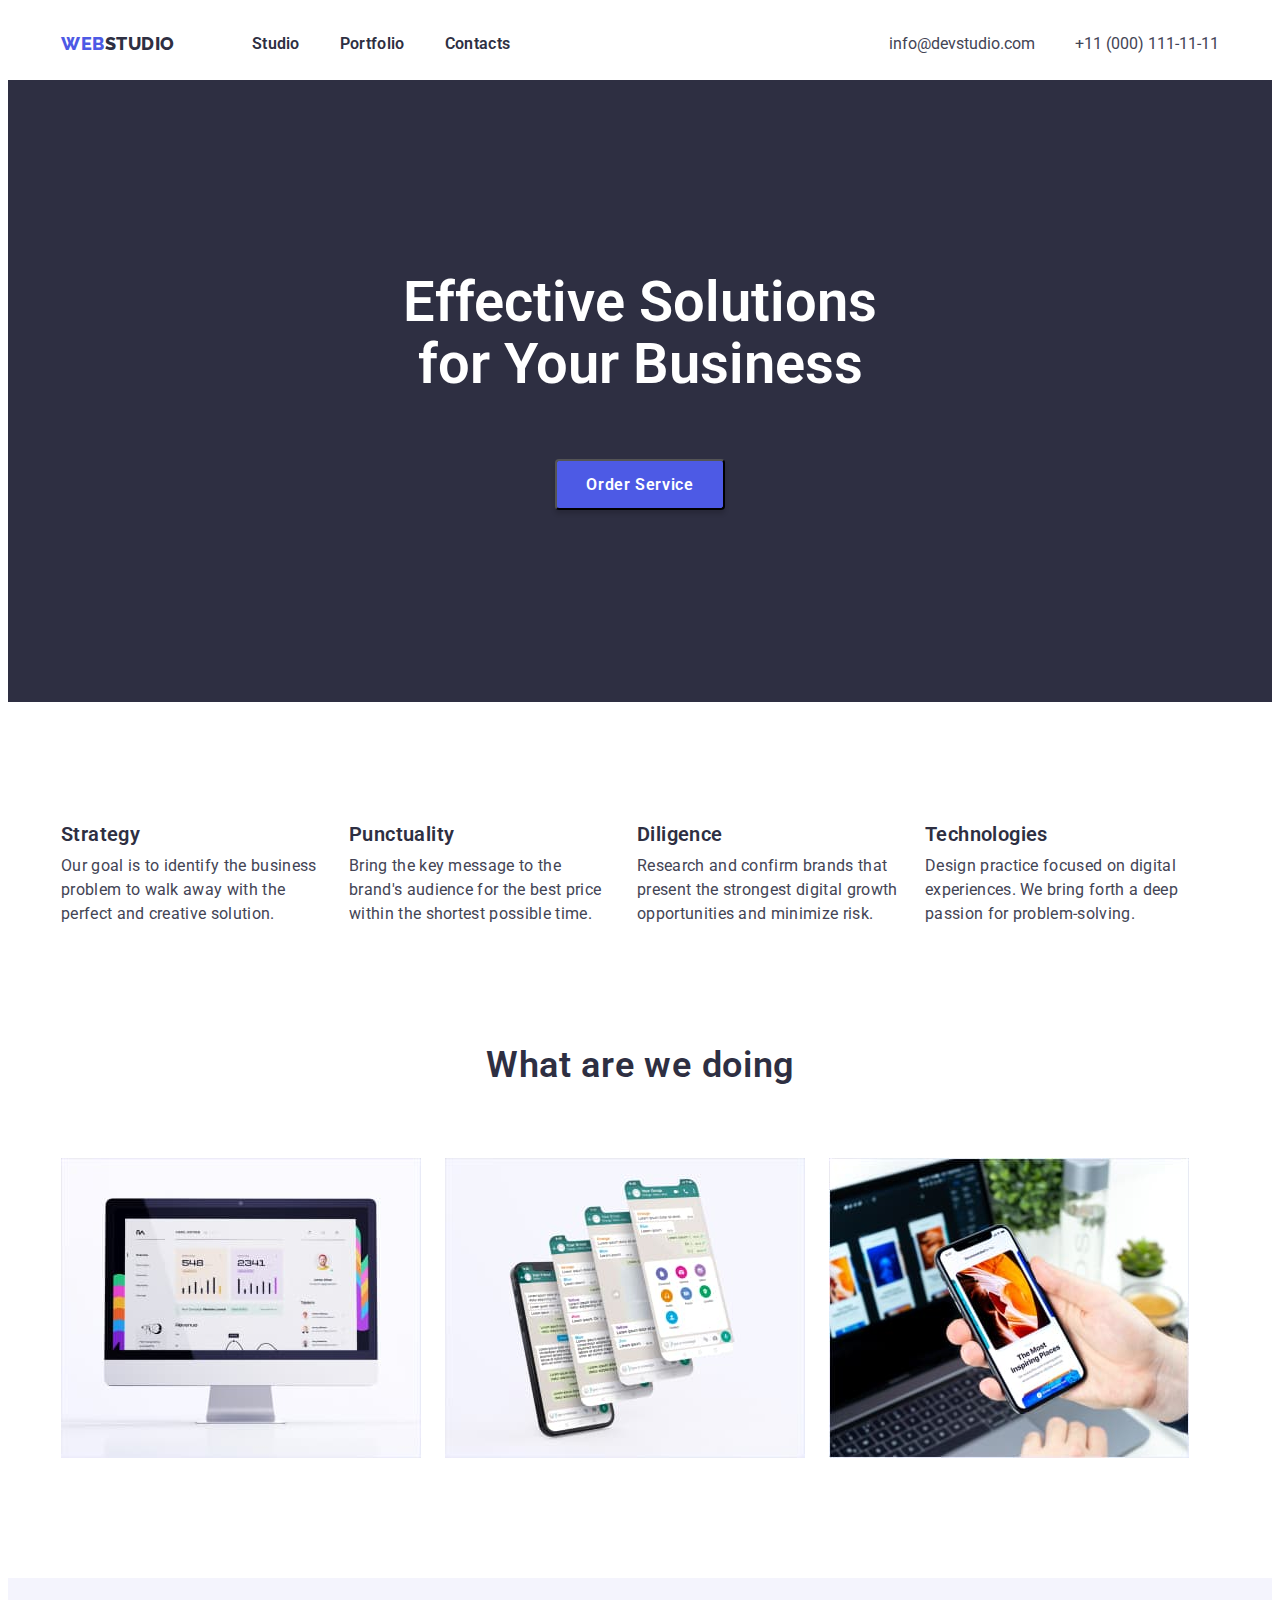
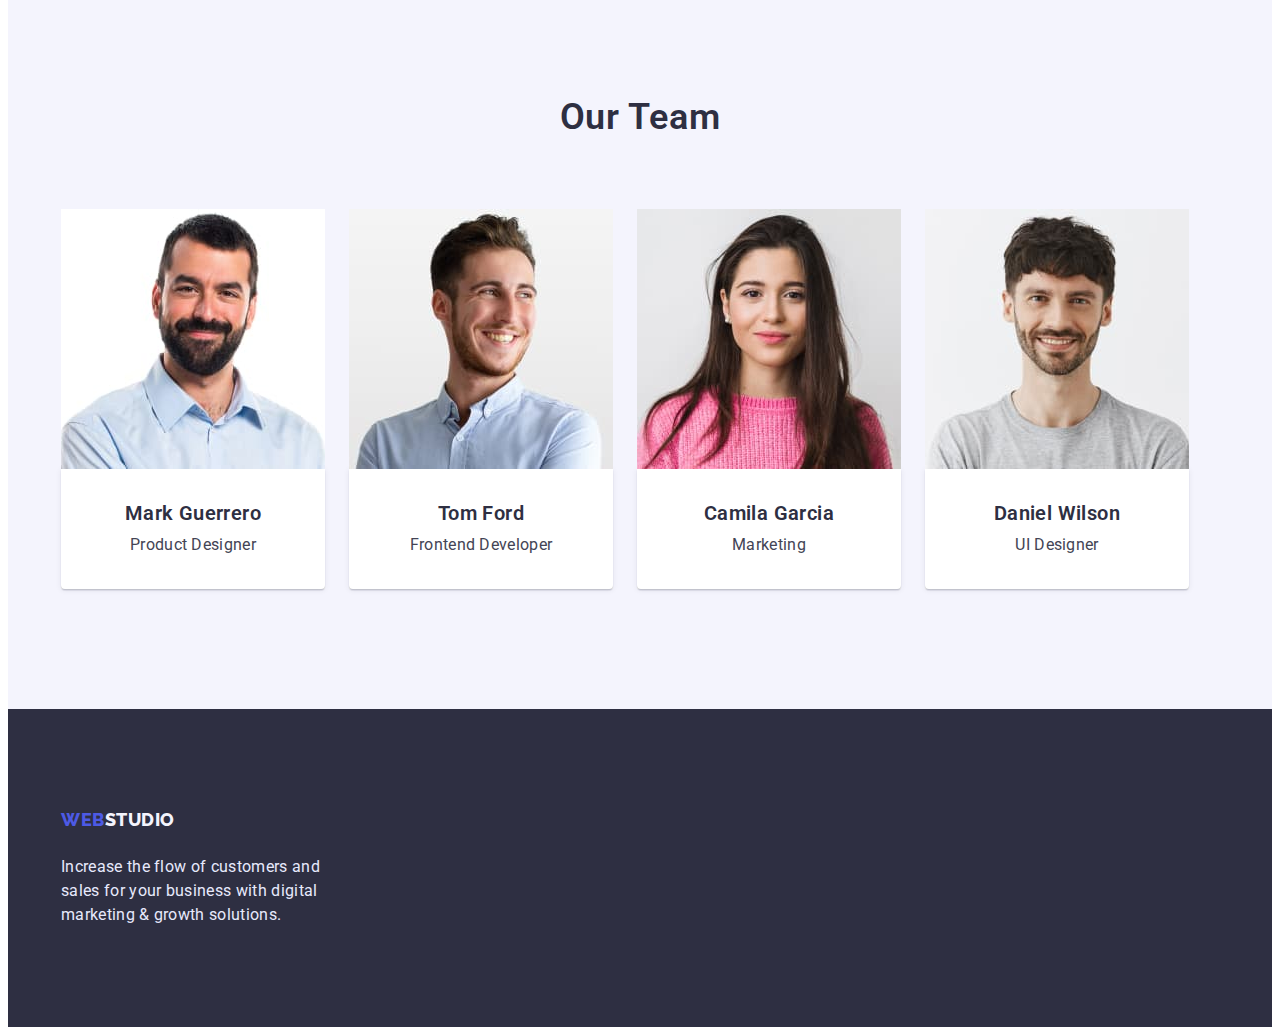
<file: index.html>
<!DOCTYPE html>
<html lang="en">
  <head>
    <meta charset="UTF-8" />
    <meta http-equiv="X-UA-Compatible" content="IE=edge" />
    <meta name="viewport" content="width=device-width, initial-scale=1.0" />
    <title>Document</title>
    <link
      rel="stylesheet"
      href="https://cdnjs.cloudflare.com/ajax/libs/modern-normalize/1.1.0/modern-normalize.min.css"
      integrity="sha512-wpPYUAdjBVSE4KJnH1VR1HeZfpl1ub8YT/NKx4PuQ5NmX2tKuGu6U/JRp5y+Y8XG2tV+wKQpNHVUX03MfMFn9Q=="
      crossorigin="anonymous"
      referrerpolicy="no-referrer"
    />
    <link rel="preconnect" href="https://fonts.googleapis.com" />
    <link rel="preconnect" href="https://fonts.gstatic.com" crossorigin />
    <link
      href="https://fonts.googleapis.com/css2?family=Raleway:wght@700&family=Roboto:wght@400;500;700;900&display=swap"
      rel="stylesheet"
    />

    <link rel="stylesheet" href="./css/style.css" />
  </head>
  <body>
    <header>
      <div class="header-container container">
        <nav class="nav-container">
          <a class="link" href="./"
            ><span class="web">Web</span><span class="studio">Studio</span></a
          >
          <ul class="nav">
            <li class="item"><a class="link" href="./">Studio</a></li>
            <li class="item">
              <a class="link" href="./portfolio.html">Portfolio</a>
            </li>
            <li class="item"><a class="link" href="">Contacts</a></li>
          </ul>
        </nav>
        <ul class="contacts">
          <li class="item">
            <a class="link2" href="mailto:info@devstudio.com"
              >info@devstudio.com</a
            >
          </li>
          <li class="item">
            <a class="link2" href="tel:+110001111111">+11 (000) 111-11-11</a>
          </li>
        </ul>
      </div>
    </header>
    <main>
      <section class="section1">
        <h1 class="header1">Effective Solutions for Your Business</h1>
        <button class="button" type="button">Order Service</button>
      </section>
      <section class="section2">
        <div class="container">
          <h2 class="header-none">Our Advantages</h2>
          <ul class="our-advantages">
            <li class="item">
              <h3 class="topics-our-advantages">Strategy</h3>
              <p class="text-our-advantages">
                Our goal is to identify the business problem to walk away with
                the perfect and creative solution.
              </p>
            </li>
            <li class="item">
              <h3 class="topics-our-advantages">Punctuality</h3>
              <p class="text-our-advantages">
                Bring the key message to the brand's audience for the best price
                within the shortest possible time.
              </p>
            </li>
            <li class="item">
              <h3 class="topics-our-advantages">Diligence</h3>
              <p class="text-our-advantages">
                Research and confirm brands that present the strongest digital
                growth opportunities and minimize risk.
              </p>
            </li>
            <li class="item">
              <h3 class="topics-our-advantages">Technologies</h3>
              <p class="text-our-advantages">
                Design practice focused on digital experiences. We bring forth a
                deep passion for problem-solving.
              </p>
            </li>
          </ul>
        </div>
      </section>
      <section class="section3">
        <div class="container">
          <h2 class="header2">What are we doing</h2>
          <ul class="we-doing">
            <li class="item">
              <img src="./images/monitor.jpg" alt="MAC monitor" width="360" />
            </li>
            <li class="item">
              <img
                src="./images/layers.jpg"
                alt="Iphone's layers"
                width="360"
              />
            </li>
            <li class="item">
              <img src="./images/telephon.jpg" alt="Iphone" width="360" />
            </li>
          </ul>
        </div>
      </section>
      <section class="section4">
        <h2 class="header2">Our Team</h2>
        <ul class="our-team container">
          <li class="team-description">
            <img src="./images/mark.jpg" alt="Mark Guerrero" width="264" />
            <div class="employess-card">
              <h3 class="our-employees">Mark Guerrero</h3>
              <p class="employeess-profession">Product Designer</p>
            </div>
          </li>
          <li class="team-description">
            <img src="./images/tom.jpg" alt="Tom Ford" width="264" />
            <div class="employess-card">
              <h3 class="our-employees">Tom Ford</h3>
              <p class="employeess-profession">Frontend Developer</p>
            </div>
          </li>
          <li class="team-description">
            <img src="./images/camila.jpg" alt="Camila Garcia" width="264" />
            <div class="employess-card">
              <h3 class="our-employees">Camila Garcia</h3>
              <p class="employeess-profession">Marketing</p>
            </div>
          </li>
          <li class="team-description">
            <img src="./images/daniel.jpg" alt="Daniel Wilson" width="264" />
            <div class="employess-card">
              <h3 class="our-employees">Daniel Wilson</h3>
              <p class="employeess-profession">UI Designer</p>
            </div>
          </li>
        </ul>
      </section>
    </main>
    <footer class="footer">
      <div class="container">
        <a class="link" href="/"
          ><span class="web-footer">Web</span
          ><span class="studio-footer">Studio</span></a
        >
        <p class="footer-description">
          Increase the flow of customers and sales for your business with
          digital marketing & growth solutions.
        </p>
      </div>
    </footer>
  </body>
</html>
</file>
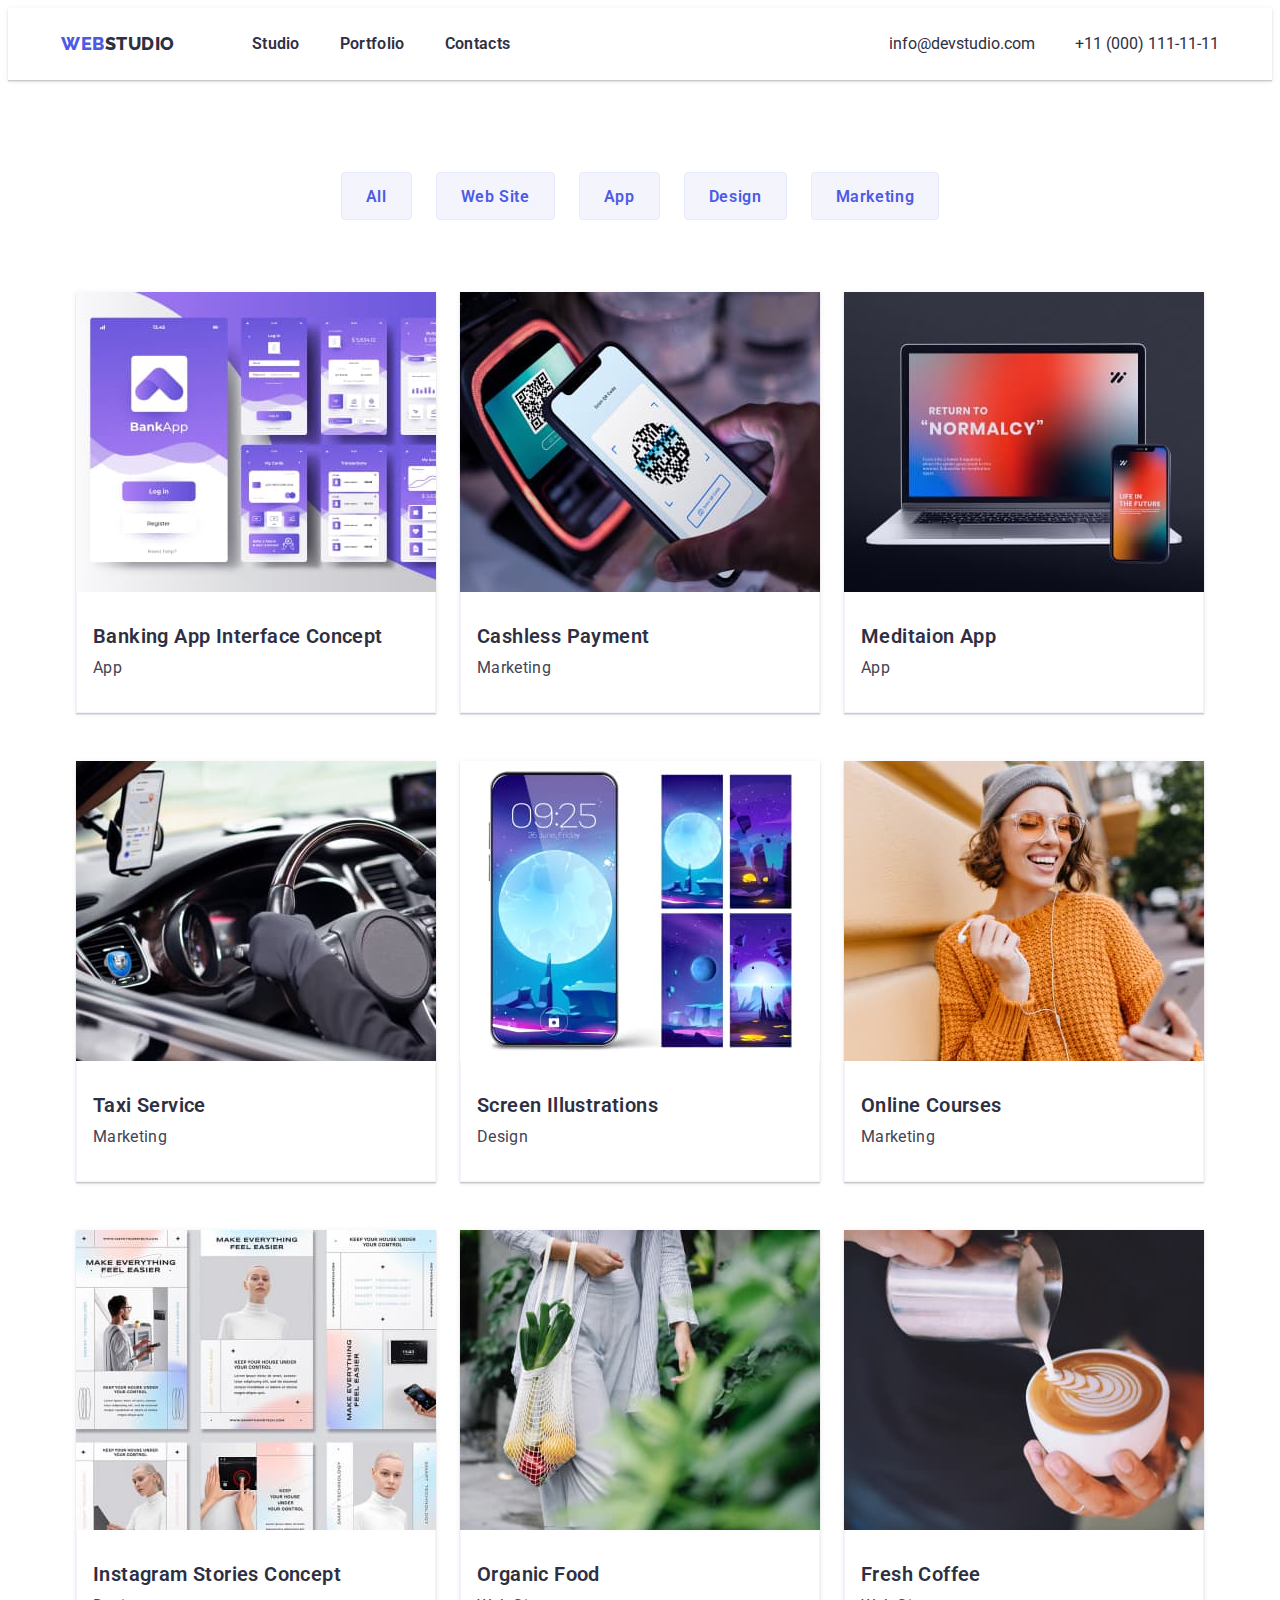
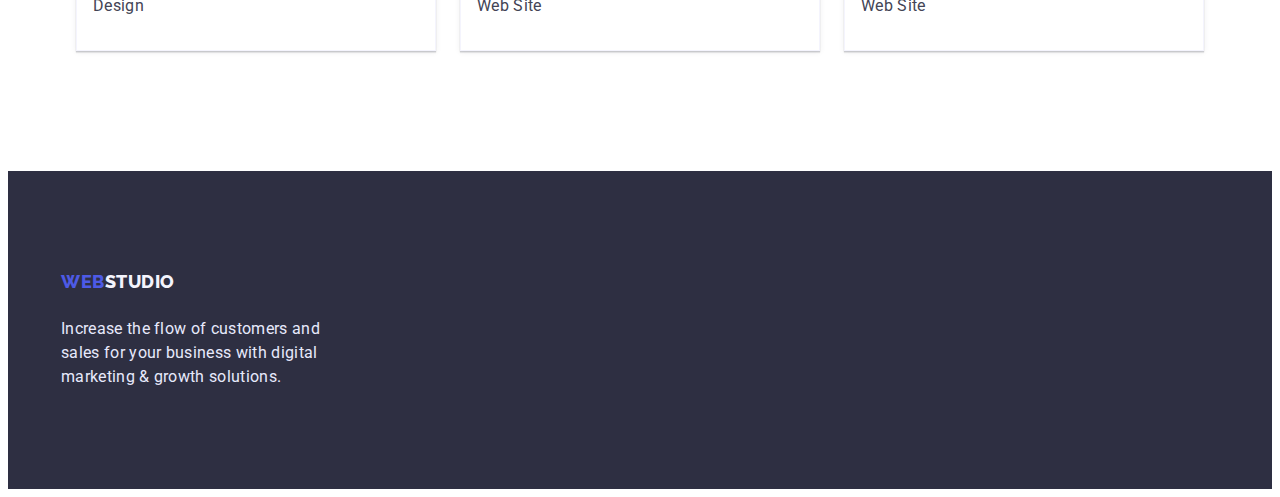
<file: portfolio.html>
<!DOCTYPE html>
<html lang="en">
  <head>
    <meta charset="UTF-8" />
    <meta http-equiv="X-UA-Compatible" content="IE=edge" />
    <meta name="viewport" content="width=device-width, initial-scale=1.0" />
    <title>Portfolio</title>
    <link
      rel="stylesheet"
      href="https://cdnjs.cloudflare.com/ajax/libs/modern-normalize/1.1.0/modern-normalize.min.css"
      integrity="sha512-wpPYUAdjBVSE4KJnH1VR1HeZfpl1ub8YT/NKx4PuQ5NmX2tKuGu6U/JRp5y+Y8XG2tV+wKQpNHVUX03MfMFn9Q=="
      crossorigin="anonymous"
      referrerpolicy="no-referrer"
    />
    <link rel="stylesheet" href="./css/style.css" />
    <link rel="preconnect" href="https://fonts.googleapis.com" />
    <link rel="preconnect" href="https://fonts.gstatic.com" crossorigin />
    <link
      href="https://fonts.googleapis.com/css2?family=Raleway:wght@700&family=Roboto:wght@400;500;700;900&display=swap"
      rel="stylesheet"
    />
  </head>
  <body>
    <header class="header">
      <div class="header-container container">
        <nav class="nav-container">
          <a class="link" href="./"
            ><span class="web">Web</span><span class="studio">Studio</span></a
          >
          <ul class="nav">
            <li class="item"><a class="link" href="./">Studio</a></li>
            <li class="item">
              <a class="link" href="./portfolio.html">Portfolio</a>
            </li>
            <li class="item"><a class="link" href="">Contacts</a></li>
          </ul>
        </nav>
        <ul class="contacts">
          <li class="item">
            <a class="link" href="mailto:info@devstudio.com"
              >info@devstudio.com</a
            >
          </li>
          <li class="item">
            <a class="link" href="tel:+110001111111">+11 (000) 111-11-11</a>
          </li>
        </ul>
      </div>
    </header>
    <main>
      <section class="topics">
        <div class="container">
          <h1 class="filter">The filter</h1>
          <ul class="filter-buttons">
            <li class="fiter-buttons-size">
              <button class="button2" type="button">All</button>
            </li>
            <li class="fiter-buttons-size">
              <button class="button2" type="button">Web Site</button>
            </li>
            <li class="fiter-buttons-size">
              <button class="button2" type="button">App</button>
            </li>
            <li class="fiter-buttons-size">
              <button class="button2" type="button">Design</button>
            </li>
            <li class="fiter-buttons-size">
              <button class="button2" type="button">Marketing</button>
            </li>
          </ul>
          <ul class="all-topics-list">
            <li class="list-discription">
              <img
                src="./images/board1.jpg"
                alt="Board with app's interfaces"
                width="360"
              />
              <div class="topics-card">
                <h2 class="header-of-topics">Banking App Interface Concept</h2>
                <p class="topics-text">App</p>
              </div>
            </li>
            <li class="list-discription">
              <img
                src="./images/qrcode.jpg"
                alt="Text on the violet background"
                width="360"
              />
              <div class="topics-card">
                <h2 class="header-of-topics">Cashless Payment</h2>
                <p class="topics-text">Marketing</p>
              </div>
            </li>
            <li class="list-discription">
              <img src="./images/devices.jpg" alt="Mac's devices" width="360" />
              <div class="topics-card">
                <h2 class="header-of-topics">Meditaion App</h2>
                <p class="topics-text">App</p>
              </div>
            </li>
            <li class="list-discription">
              <img
                src="./images/car.jpg"
                alt="Car, man is holdang a steering wheel"
                width="360"
              />
              <div class="topics-card">
                <h2 class="header-of-topics">Taxi Service</h2>
                <p class="topics-text">Marketing</p>
              </div>
            </li>
            <li class="list-discription">
              <img
                src="./images/screen.jpg"
                alt="The Moon illustration on the phone"
                width="360"
              />
              <div class="topics-card">
                <h2 class="header-of-topics">Screen Illustrations</h2>
                <p class="topics-text">Design</p>
              </div>
            </li>
            <li class="list-discription">
              <img
                src="./images/girl.jpg"
                alt="The girl is smilling and take a phone"
                width="360"
              />
              <div class="topics-card">
                <h2 class="header-of-topics">Online Courses</h2>
                <p class="topics-text">Marketing</p>
              </div>
            </li>
            <li class="list-discription">
              <img
                src="./images/board.jpg"
                alt="The artical at Instagram"
                width="360"
              />
              <div class="topics-card">
                <h2 class="header-of-topics">Instagram Stories Concept</h2>
                <p class="topics-text">Design</p>
              </div>
            </li>
            <li class="list-discription">
              <img
                src="./images/oranges.jpg"
                alt="Some fruits in the bag"
                width="360"
              />
              <div class="topics-card">
                <h2 class="header-of-topics">Organic Food</h2>
                <p class="topics-text">Web Site</p>
              </div>
            </li>
            <li class="list-discription">
              <img
                src="./images/coffee.jpg"
                alt="A cup of cappuccino"
                width="360"
              />
              <div class="topics-card">
                <h2 class="header-of-topics">Fresh Coffee</h2>
                <p class="topics-text">Web Site</p>
              </div>
            </li>
          </ul>
        </div>
      </section>
    </main>
    <footer class="footer">
      <div class="container">
        <a class="link" href="/"
          ><span class="web-footer">Web</span
          ><span class="studio-footer">Studio</span></a
        >
        <p class="footer-description">
          Increase the flow of customers and sales for your business with
          digital marketing & growth solutions.
        </p>
      </div>
    </footer>
  </body>
</html>
</file>
<file: css/style.css>
:root {
  --basic-font-family: "Roboto", sans-serif;
  --logo-font-family: "Raleway";
  --basic-bakground-color: #ffffff;
  --brand-text-color: #4d5ae5;
  --heading-text-color: #2e2f42;
  --success-text-color: #31d0aa;
  --body-text-color: #434455;
  --subtl-text-color: #8e8f99;
  --accent-text-color: #e7e9fc;
  --light-text-color: #f4f4fd;
}

/* index.html */

body {
  background-color: var(--basic-bakground-color);
  font-family: var(--basic-font-family);
  font-style: normal;
  font-weight: 400;
  color: var(--brand-text-color);
}

.container {
  width: 1158px;
  margin: 0 auto;
  padding-left: 15px;
  padding-right: 15px;
}

img {
  display: block;
  min-width: 100%;
  height: auto;
}

p,
h1,
h2,
h3 {
  margin: 0;
}
/* Header */

.header {
  box-shadow: 0px 2px 1px rgba(46, 47, 66, 0.08),
    0px 1px 1px rgba(46, 47, 66, 0.16), 0px 1px 6px rgba(46, 47, 66, 0.08);
}
.web {
  font-family: var(--logo-font-family);
  font-weight: 800;
  font-size: 18px;
  line-height: 1.3;
  color: var(--brand-text-color);
  letter-spacing: 0.03em;
  text-transform: uppercase;
}

.studio {
  font-family: var(--logo-font-family);
  font-weight: 800;
  font-size: 18px;
  line-height: 1.3;
  color: var(--heading-text-color);
  letter-spacing: 0.03em;
  text-transform: uppercase;
}

.header-container {
  display: flex;
  align-items: center;
}

.nav-container {
  display: flex;
  align-items: center;
}

.nav {
  display: flex;
  margin-left: 77px;
  font-weight: 600;
  font-size: 16px;
  line-height: 1.5;
  letter-spacing: 0.02em;
  list-style-type: none;
  padding: 0;
  margin-top: 0;
  margin-bottom: 0;
}

.nav .item + .item {
  margin-left: 40px;
}

.nav .link {
  display: block;
  padding-top: 24px;
  padding-bottom: 24px;
}

.contacts {
  display: flex;
  font-size: 16px;
  line-height: 1.5;
  color: var(--body-text-color);
  list-style-type: none;
  margin: 0;
  padding: 0;
  margin-left: auto;
}

.contacts .item + .item {
  margin-left: 40px;
}

.link {
  text-decoration: none;
  color: var(--heading-text-color);
}

.link:hover {
  color: var(--body-text-color);
}

.link:focus {
  color: var(--brand-text-color);
}

.link2 {
  text-decoration: none;
  color: var(--body-text-color);
}

.link2:hover,
.link2:focus {
  color: var(--brand-text-color);
}

/* Section1 - Hero */

.section1 {
  display: flex;
  flex-direction: column;
  align-items: center;
  background-color: var(--heading-text-color);
  text-align: center;
  margin-top: 0;
  padding-top: 192px;
  padding-bottom: 192px;
}

.header1 {
  font-weight: 600;
  font-size: 56px;
  line-height: 1.1;
  color: var(--basic-bakground-color);
  margin-top: 0;
  margin-bottom: 64px;
  width: 492px;
}

.button {
  font-family: var(--basic-font-family);
  width: 170px;
  height: 51px;
  left: 635px;
  top: 432px;
  background: var(--brand-text-color);
  box-shadow: 0px 4px 4px rgba(0, 0, 0, 0.15);
  border-radius: 4px;
  font-weight: 600;
  font-size: 16px;
  line-height: 1.2;
  color: var(--basic-bakground-color);
  letter-spacing: 0.04em;
  cursor: pointer;
}

.button:hover {
  background: #404bbf;
  box-shadow: 0px 1px 6px rgba(46, 47, 66, 0.08),
    0px 1px 1px rgba(46, 47, 66, 0.16), 0px 2px 1px rgba(46, 47, 66, 0.08);
}

.button:focus {
  left: 20px;
  top: 156px;
  background: #404bbf;
  box-shadow: 0px 4px 4px rgba(0, 0, 0, 0.15);
}

/* section2 */

.section2 {
  padding-top: 120px;
  padding-bottom: 120px;
}

.header-none {
  display: none;
}

.our-advantages .item + .item {
  margin-left: 24px;
}

.our-advantages {
  display: flex;
  flex-direction: row;
  list-style-type: none;
  margin: 0;
  padding: 0;
}

.our-advantages .item {
  width: 264px;
}

.our-advantages .topics-our-advantages,
.our-advantages .text-our-advantages {
  margin-top: 0;
  padding: 0;
}

.topics-our-advantages {
  font-weight: 600;
  font-size: 20px;
  line-height: 1.2;
  letter-spacing: 0.02em;
  color: var(--heading-text-color);
  margin-bottom: 8px;
}

.text-our-advantages {
  font-size: 16px;
  line-height: 1.5;
  letter-spacing: 0.02em;
  color: var(--body-text-color);
}

/* Section3 */

.section3 {
  padding-bottom: 120px;
}
.section3 .header2 {
  text-align: center;
}

.header2 {
  margin-bottom: 72px;
  font-weight: 600;
  font-size: 36px;
  line-height: 1.1;
  letter-spacing: 0.02em;
  color: var(--heading-text-color);
}

.we-doing {
  display: flex;
  margin: 0;
  padding: 0;
}

.we-doing .item + .item {
  margin-left: 24px;
}

.we-doing,
.our-team {
  list-style-type: none;
}

/* Section4 */

.team-description {
  background-color: var(--basic-bakground-color);
}

.our-team {
  display: flex;
}

.our-team .team-description + .team-description {
  margin-left: 24px;
}

.section4 {
  background-color: var(--light-text-color);
  padding-top: 120px;
  padding-bottom: 120px;
}

.section4 .header2 {
  text-align: center;
  margin-top: 0;
}

.our-employees {
  font-weight: 600;
  font-size: 20px;
  line-height: 1.2;
  letter-spacing: 0.02em;
  color: var(--heading-text-color);
  margin-bottom: 8px;
}

.employeess-profession {
  font-size: 16px;
  line-height: 1.5;
  letter-spacing: 0.02em;
  color: var(--body-text-color);
}

.team-description .our-employees,
.team-description .employeess-profession {
  text-align: center;
}

.employess-card {
  box-shadow: 0px 1px 6px rgba(46, 47, 66, 0.08),
    0px 1px 1px rgba(46, 47, 66, 0.16), 0px 2px 1px rgba(46, 47, 66, 0.08);
  border-radius: 0px 0px 4px 4px;
  border-top: 0;
  padding: 32px;
}

/* Footer */

.web-footer {
  font-family: var(--logo-font-family);
  font-style: normal;
  font-weight: 800;
  font-size: 18px;
  line-height: 1.2;
  letter-spacing: 0.03em;
  color: var(--brand-text-color);
  text-transform: uppercase;
}

.studio-footer {
  font-family: var(--logo-font-family);
  font-style: normal;
  font-weight: 800;
  font-size: 18px;
  line-height: 1.2;
  letter-spacing: 0.03em;
  color: var(--light-text-color);
  text-transform: uppercase;
}

.footer .container .link {
  display: block;
  margin-bottom: 24px;
}

.footer {
  padding-top: 100px;
  padding-bottom: 100px;
  background-color: var(--heading-text-color);
}

.footer-description {
  width: 264px;
  font-size: 16px;
  line-height: 1.5;
  letter-spacing: 0.02em;
  color: var(--accent-text-color);
}

/*Portfolio css*/

.filter {
  display: none;
}

.topics {
  padding-top: 92px;
  padding-bottom: 120px;
}

.all-topics-list,
.filter-buttons {
  list-style-type: none;
  justify-content: center;
}

.filter-buttons .fiter-buttons-size + .fiter-buttons-size {
  margin-left: 24px;
}

.filter-buttons {
  display: flex;
  flex-direction: row;
  margin: 0;
  padding: 0;
  margin-bottom: 72px;
}

.all-topics-list {
  display: flex;
  flex-wrap: wrap;
}

.fiter-buttons-size {
  margin: 0;
  padding: 0;
  height: 48px;
  border-radius: 4px;
  font-weight: 600;
  font-size: 16px;
  line-height: 1.5;
  letter-spacing: 0.04em;
}

.button2 {
  margin: 0;
  padding: 12px 24px;
  height: 48px;
  background: var(--light-text-color);
  border: 1px solid var(--accent-text-color);
  color: var(--brand-text-color);
  font-family: var(--basic-font-family);
  border-radius: 4px;
  font-weight: 600;
  font-size: 16px;
  line-height: 1.5;
  letter-spacing: 0.04em;
  cursor: pointer;
}

.button2:hover {
  background: var(--brand-text-color);
  box-shadow: 0px 3px 1px rgba(0, 0, 0, 0.1), 0px 2px 1px rgba(0, 0, 0, 0.08),
    0px 2px 2px rgba(0, 0, 0, 0.12);
  color: var(--basic-bakground-color);
}

.button2:focus {
  background: var(--brand-text-color);
  box-shadow: 0px 3px 1px rgba(0, 0, 0, 0.1), 0px 2px 1px rgba(0, 0, 0, 0.08),
    0px 2px 2px rgba(0, 0, 0, 0.12);
  color: var(--basic-bakground-color);
}

.header-of-topics {
  font-weight: 600;
  font-size: 20px;
  line-height: 1.2;
  letter-spacing: 0.02em;
  color: var(--heading-text-color);
}

.topics-text {
  font-size: 16px;
  line-height: 1.5;
  letter-spacing: 0.02em;
  color: var(--body-text-color);
}

.all-topics-list {
  margin: 0;
  padding: 0;
  column-gap: 24px;
  row-gap: 48px;
}

.list-discription {
  box-shadow: 0px 1px 6px rgba(46, 47, 66, 0.08),
    0px 1px 1px rgba(46, 47, 66, 0.16), 0px 2px 1px rgba(46, 47, 66, 0.08);
}

.topics-card {
  padding: 32px 16px;
  border: 0.5px solid #f4f4fd;
  border-top: none;
}

.header-of-topics {
  margin-bottom: 8px;
}
</file>
